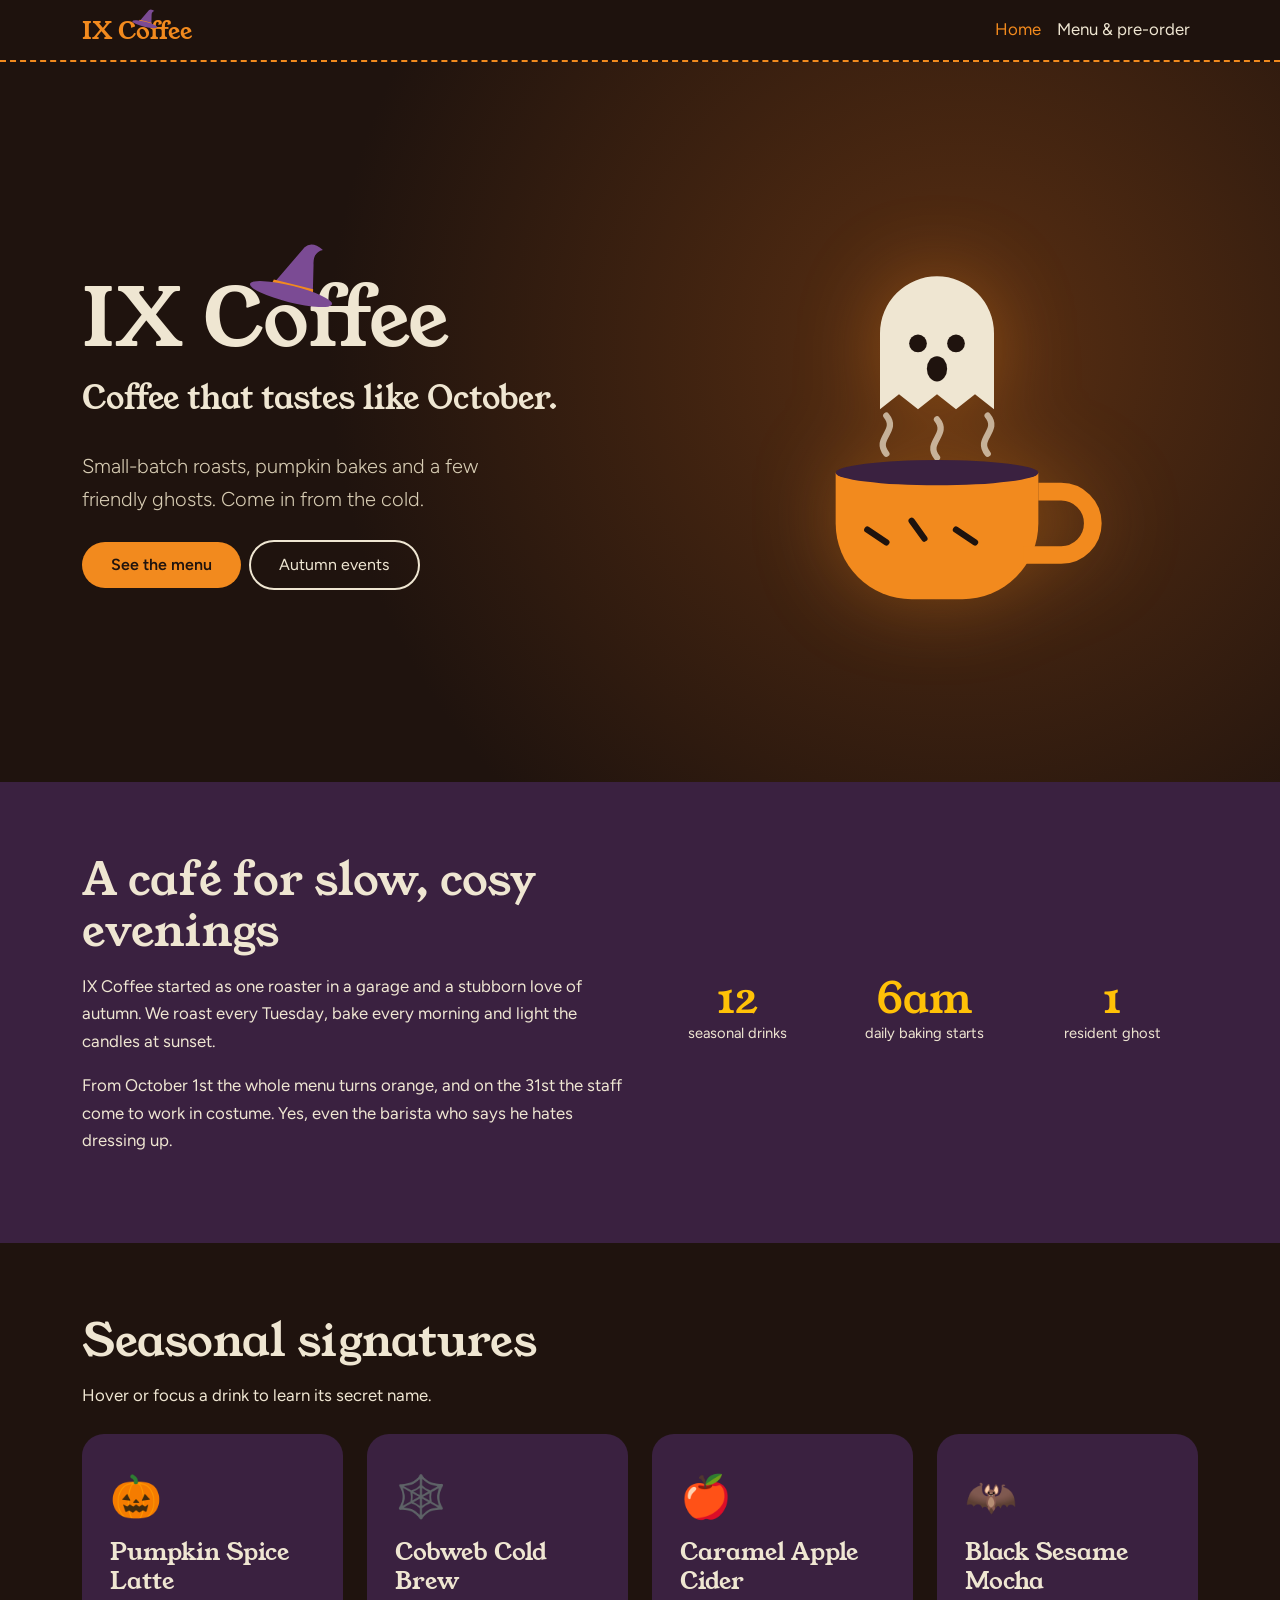
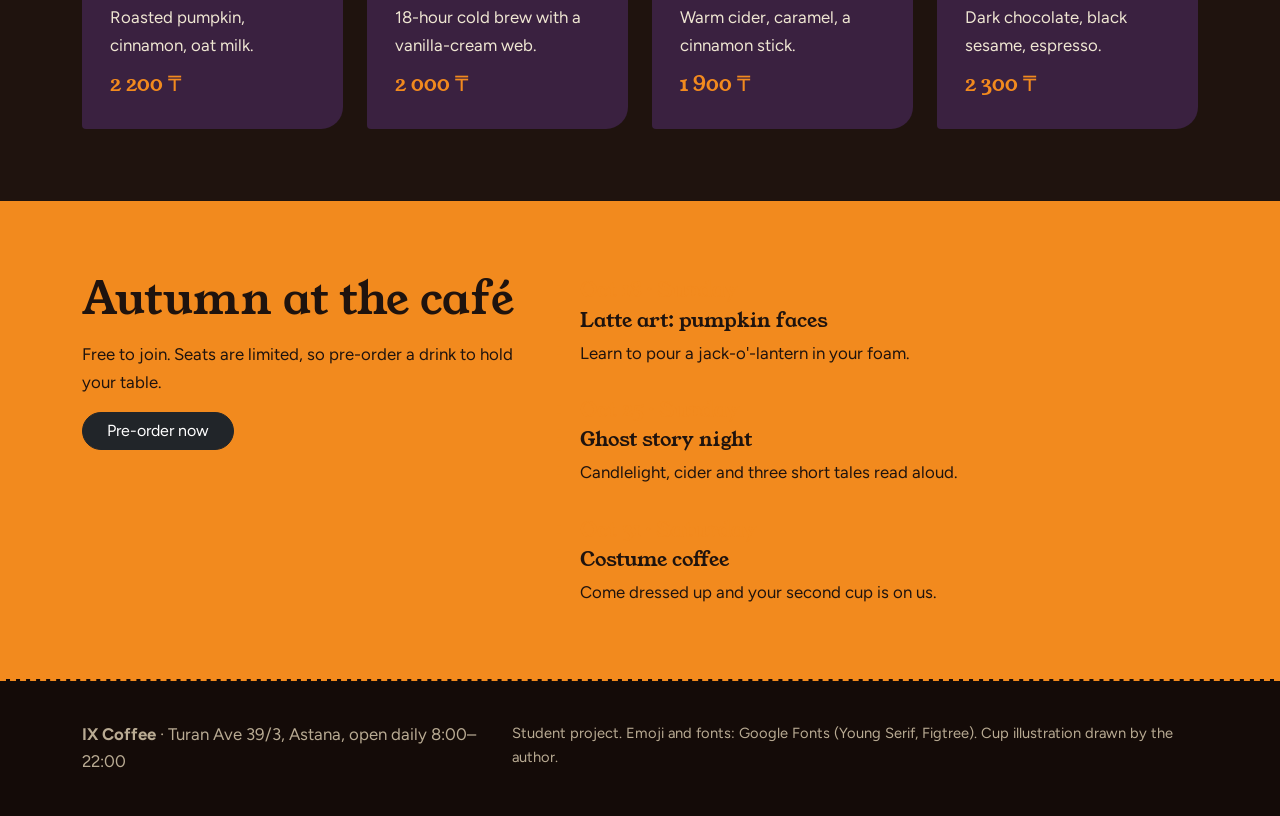
<file: index.html>
<!DOCTYPE html>
<html lang="en">
<head>
<meta charset="UTF-8">
<meta name="viewport" content="width=device-width, initial-scale=1">
<title>Home | IX Coffee</title>
<meta name="description" content="IX Coffee: small-batch coffee and pumpkin bakes, brewed for the cosiest, slightly spooky season.">
<link rel="preconnect" href="https://fonts.googleapis.com"><link rel="preconnect" href="https://fonts.gstatic.com" crossorigin>
<link href="https://fonts.googleapis.com/css2?family=Figtree:wght@400;600&family=Young+Serif&display=swap" rel="stylesheet">
<link href="https://cdn.jsdelivr.net/npm/bootstrap@5.3.3/dist/css/bootstrap.min.css" rel="stylesheet">
<link href="style.css" rel="stylesheet">
</head>
<body>
<header>
<nav class="navbar navbar-expand-md sticky-top" aria-label="Main navigation">
 <div class="container">
  <a class="navbar-brand" href="index.html">IX C<span class="hat-o">o</span>ffee</a>
  <button class="navbar-toggler" type="button" data-bs-toggle="collapse" data-bs-target="#nav" aria-controls="nav" aria-expanded="false" aria-label="Toggle navigation"><span class="navbar-toggler-icon"></span></button>
  <div class="collapse navbar-collapse" id="nav"><ul class="navbar-nav ms-auto">
   <li class="nav-item"><a class="nav-link active" href="index.html" aria-current="page">Home</a></li><li class="nav-item"><a class="nav-link" href="menu.html">Menu &amp; pre-order</a></li>
  </ul></div>
 </div>
</nav>
</header>
<main>
<section class="hero"><div class="container"><div class="row align-items-center g-4">
 <div class="col-12 col-md-7"><h1>IX C<span class="hat-o">o</span>ffee</h1>
 <p class="tagline">Coffee that tastes like October.</p>
 <p class="lead my-4">Small-batch roasts, pumpkin bakes and a few friendly ghosts. Come in from the cold.</p>
 <a href="menu.html" class="btn btn-pumpkin me-2 mb-2">See the menu</a><a href="#events" class="btn btn-outline-bone mb-2">Autumn events</a></div>
 <div class="col-8 col-md-5 mx-auto"><svg class="cup" viewBox="0 0 300 300" role="img" aria-label="Coffee cup whose steam forms a friendly ghost">
 <g class="ghost"><path d="M105 140V80a45 45 0 0 1 90 0v60l-15-12-15 12-15-12-15 12-15-12z" fill="#EFE6D2"/><circle cx="135" cy="88" r="7" fill="#1F130E"/><circle cx="165" cy="88" r="7" fill="#1F130E"/><ellipse cx="150" cy="108" rx="8" ry="10" fill="#1F130E"/></g>
 <path class="steam" d="M110 175c-10-12 10-18 0-30"/><path class="steam s2" d="M150 178c-10-12 10-18 0-30"/><path class="steam s3" d="M190 175c-10-12 10-18 0-30"/>
 <path d="M70 190h160v40a60 60 0 0 1-60 60h-40a60 60 0 0 1-60-60z" fill="#F28A1E"/>
 <path d="M230 205h18a25 25 0 0 1 0 50h-30" fill="none" stroke="#F28A1E" stroke-width="14"/>
 <path d="M95 235l15 10M130 228l10 14M165 235l15 10" stroke="#1F130E" stroke-width="5" stroke-linecap="round"/>
 <ellipse cx="150" cy="190" rx="80" ry="10" fill="#3A2140"/>
</svg>
</div></div></div></section>

<section class="band" id="story"><div class="container"><div class="row g-4 align-items-center">
 <div class="col-12 col-lg-6"><h2>A café for slow, cosy evenings</h2>
 <p>IX Coffee started as one roaster in a garage and a stubborn love of autumn. We roast every Tuesday, bake every morning and light the candles at sunset.</p>
 <p>From October 1st the whole menu turns orange, and on the 31st the staff come to work in costume. Yes, even the barista who says he hates dressing up.</p></div>
 <div class="col-12 col-lg-6"><div class="row text-center g-3">
  <div class="col-4"><div class="stat text-warning">12</div><small>seasonal drinks</small></div>
  <div class="col-4"><div class="stat text-warning">6am</div><small>daily baking starts</small></div>
  <div class="col-4"><div class="stat text-warning">1</div><small>resident ghost</small></div></div></div>
</div></div></section>

<section id="signature"><div class="container"><h2>Seasonal signatures</h2><p class="mb-4">Hover or focus a drink to learn its secret name.</p>
<div class="row g-4"><div class="col-12 col-md-6 col-lg-3"><article class="drink" tabindex="0"><div class="emoji" aria-hidden="true">🎃</div><h3 class="h4 mt-2">Pumpkin Spice Latte</h3><p class="mb-2">Roasted pumpkin, cinnamon, oat milk.</p><span class="spooky">Spooky name: The Great Pumpkin</span><span class="price">2 200 ₸</span></article></div><div class="col-12 col-md-6 col-lg-3"><article class="drink" tabindex="0"><div class="emoji" aria-hidden="true">🕸️</div><h3 class="h4 mt-2">Cobweb Cold Brew</h3><p class="mb-2">18-hour cold brew with a vanilla-cream web.</p><span class="spooky">Spooky name: Spider's Wake-up Call</span><span class="price">2 000 ₸</span></article></div><div class="col-12 col-md-6 col-lg-3"><article class="drink" tabindex="0"><div class="emoji" aria-hidden="true">🍎</div><h3 class="h4 mt-2">Caramel Apple Cider</h3><p class="mb-2">Warm cider, caramel, a cinnamon stick.</p><span class="spooky">Spooky name: Poisoned Apple</span><span class="price">1 900 ₸</span></article></div><div class="col-12 col-md-6 col-lg-3"><article class="drink" tabindex="0"><div class="emoji" aria-hidden="true">🦇</div><h3 class="h4 mt-2">Black Sesame Mocha</h3><p class="mb-2">Dark chocolate, black sesame, espresso.</p><span class="spooky">Spooky name: Midnight Bat</span><span class="price">2 300 ₸</span></article></div></div></div></section>

<section class="band-orange" id="events"><div class="container"><div class="row g-4"><div class="col-12 col-lg-5"><h2>Autumn at the café</h2><p>Free to join. Seats are limited, so pre-order a drink to hold your table.</p><a href="menu.html#preorder" class="btn btn-dark rounded-pill px-4">Pre-order now</a></div>
<div class="col-12 col-lg-7">
 <div class="event"><div class="date">Oct 18 · Sunday</div><h3 class="h5">Latte art: pumpkin faces</h3><p class="mb-0">Learn to pour a jack-o'-lantern in your foam.</p></div>
 <div class="event"><div class="date">Oct 25 · Sunday</div><h3 class="h5">Ghost story night</h3><p class="mb-0">Candlelight, cider and three short tales read aloud.</p></div>
 <div class="event mb-0"><div class="date">Oct 31 · Saturday</div><h3 class="h5">Costume coffee</h3><p class="mb-0">Come dressed up and your second cup is on us.</p></div>
</div></div></div></section>
</main>
<footer>
 <div class="container d-flex flex-column flex-md-row justify-content-between gap-2">
  <p class="mb-0"><strong>IX Coffee</strong> · Turan Ave 39/3, Astana, open daily 8:00–22:00</p>
  <p class="mb-0 small">Student project. Emoji and fonts: Google Fonts (Young Serif, Figtree). Cup illustration drawn by the author.</p>
 </div>
</footer>
<script src="https://cdn.jsdelivr.net/npm/bootstrap@5.3.3/dist/js/bootstrap.bundle.min.js"></script>
<script src="script.js"></script>
</body>
</html>
</file>
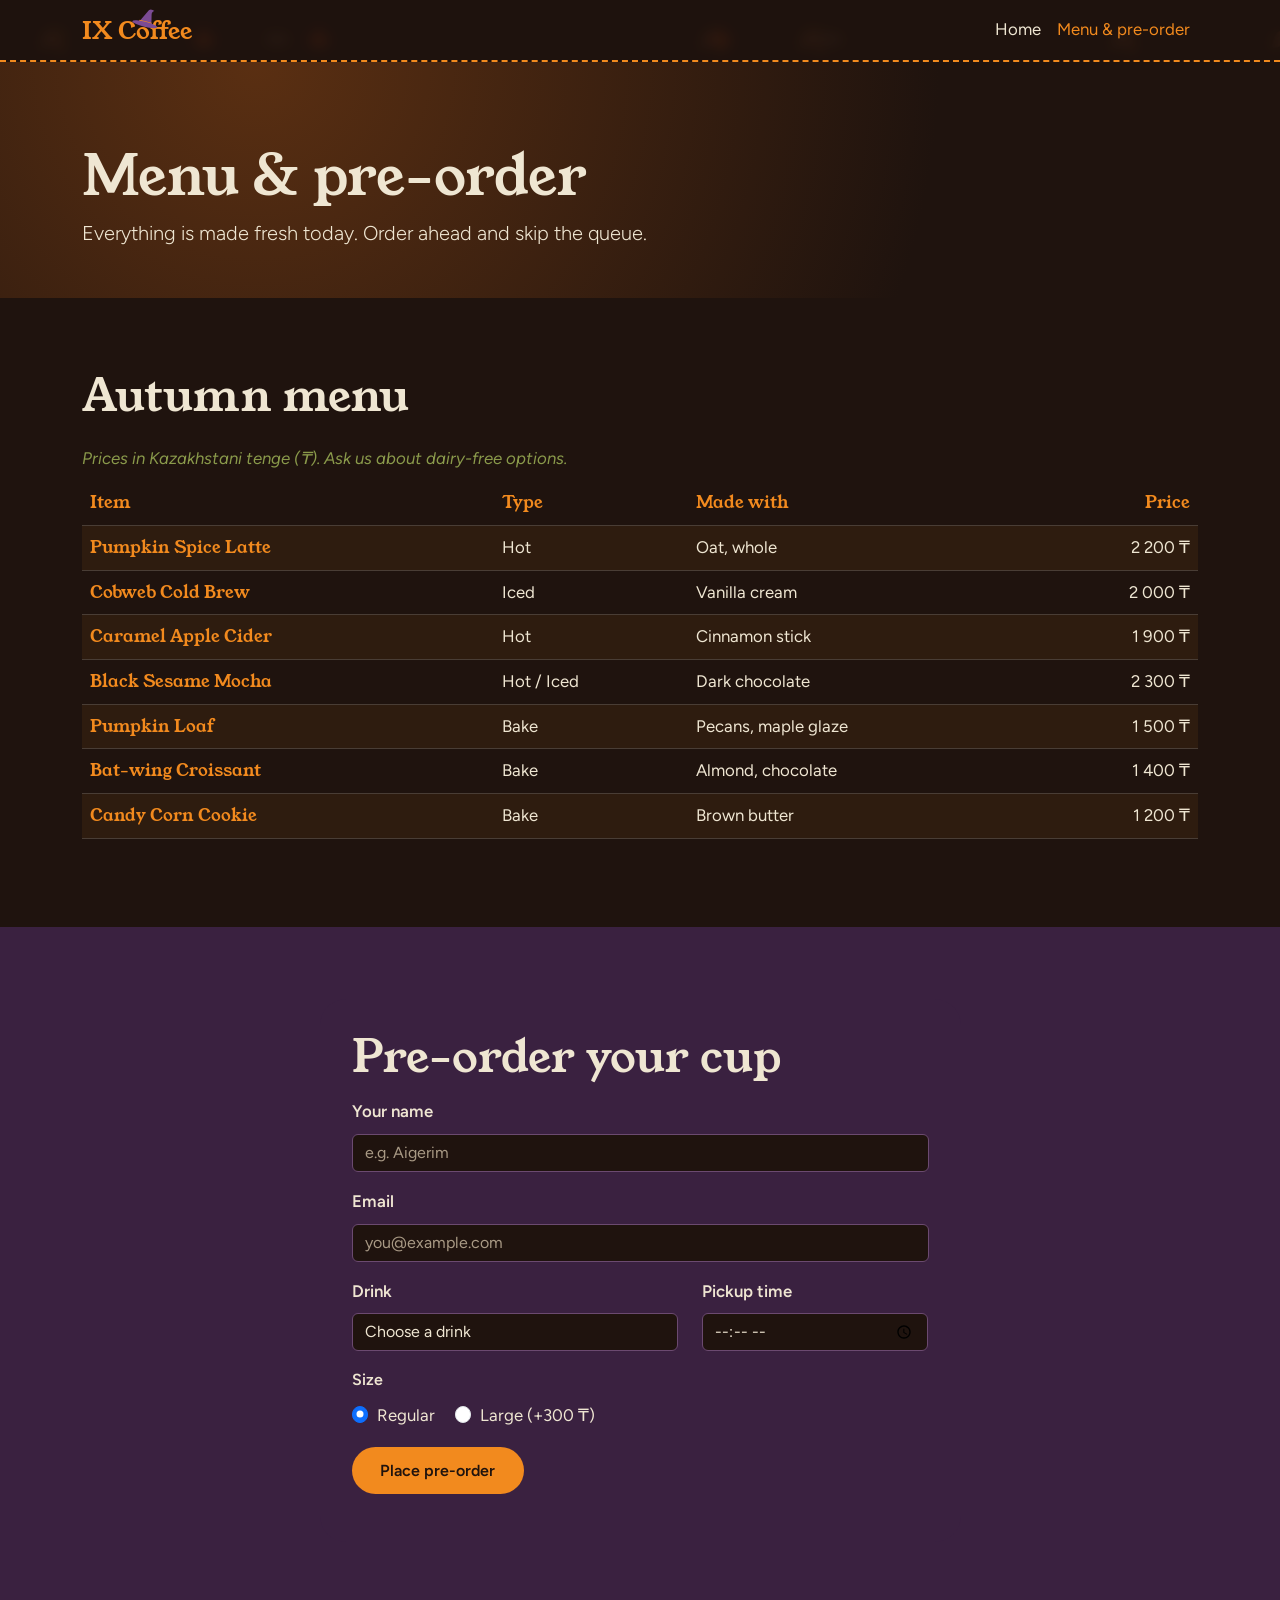
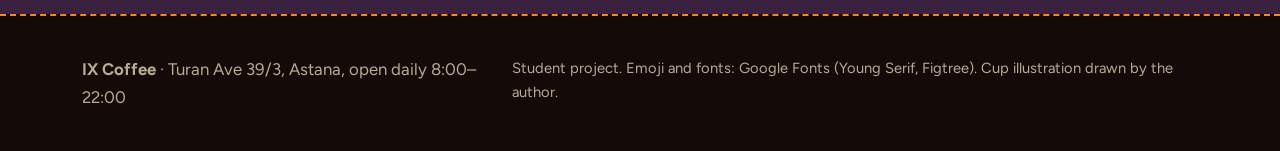
<file: menu.html>
<!DOCTYPE html>
<html lang="en">
<head>
<meta charset="UTF-8">
<meta name="viewport" content="width=device-width, initial-scale=1">
<title>Menu | IX Coffee</title>
<meta name="description" content="IX Coffee: small-batch coffee and pumpkin bakes, brewed for the cosiest, slightly spooky season.">
<link rel="preconnect" href="https://fonts.googleapis.com"><link rel="preconnect" href="https://fonts.gstatic.com" crossorigin>
<link href="https://fonts.googleapis.com/css2?family=Figtree:wght@400;600&family=Young+Serif&display=swap" rel="stylesheet">
<link href="https://cdn.jsdelivr.net/npm/bootstrap@5.3.3/dist/css/bootstrap.min.css" rel="stylesheet">
<link href="style.css" rel="stylesheet">
</head>
<body>
<header>
<nav class="navbar navbar-expand-md sticky-top" aria-label="Main navigation">
 <div class="container">
  <a class="navbar-brand" href="index.html">IX C<span class="hat-o">o</span>ffee</a>
  <button class="navbar-toggler" type="button" data-bs-toggle="collapse" data-bs-target="#nav" aria-controls="nav" aria-expanded="false" aria-label="Toggle navigation"><span class="navbar-toggler-icon"></span></button>
  <div class="collapse navbar-collapse" id="nav"><ul class="navbar-nav ms-auto">
   <li class="nav-item"><a class="nav-link" href="index.html">Home</a></li><li class="nav-item"><a class="nav-link active" href="menu.html" aria-current="page">Menu &amp; pre-order</a></li>
  </ul></div>
 </div>
</nav>
</header>
<main>
<section class="page-head"><div class="container"><h1 class="display-4">Menu &amp; pre-order</h1><p class="lead">Everything is made fresh today. Order ahead and skip the queue.</p></div></section>
<section><div class="container"><h2>Autumn menu</h2>
<div class="table-wrap"><table class="table table-striped table-hover menu-table align-middle">
<caption>Prices in Kazakhstani tenge (₸). Ask us about dairy-free options.</caption>
<thead><tr><th scope="col">Item</th><th scope="col">Type</th><th scope="col">Made with</th><th scope="col" class="text-end">Price</th></tr></thead>
<tbody><tr><th scope="row">Pumpkin Spice Latte</th><td>Hot</td><td>Oat, whole</td><td class="text-end">2 200 ₸</td></tr><tr><th scope="row">Cobweb Cold Brew</th><td>Iced</td><td>Vanilla cream</td><td class="text-end">2 000 ₸</td></tr><tr><th scope="row">Caramel Apple Cider</th><td>Hot</td><td>Cinnamon stick</td><td class="text-end">1 900 ₸</td></tr><tr><th scope="row">Black Sesame Mocha</th><td>Hot / Iced</td><td>Dark chocolate</td><td class="text-end">2 300 ₸</td></tr><tr><th scope="row">Pumpkin Loaf</th><td>Bake</td><td>Pecans, maple glaze</td><td class="text-end">1 500 ₸</td></tr><tr><th scope="row">Bat-wing Croissant</th><td>Bake</td><td>Almond, chocolate</td><td class="text-end">1 400 ₸</td></tr><tr><th scope="row">Candy Corn Cookie</th><td>Bake</td><td>Brown butter</td><td class="text-end">1 200 ₸</td></tr></tbody></table></div></div></section>
<section class="band" id="preorder"><div class="container"><div class="row g-4 justify-content-center"><div class="col-12 col-lg-7">
<div class="form-card"><h2>Pre-order your cup</h2>
<form id="orderForm" class="needs-validation" novalidate>
 <div class="mb-3"><label class="form-label" for="name">Your name</label><input class="form-control" id="name" name="name" required minlength="2" placeholder="e.g. Aigerim"><div class="invalid-feedback">Enter your name (at least 2 letters).</div></div>
 <div class="mb-3"><label class="form-label" for="email">Email</label><input class="form-control" type="email" id="email" name="email" required placeholder="you@example.com"><div class="invalid-feedback">Enter a valid email address.</div></div>
 <div class="row"><div class="col-12 col-sm-7 mb-3"><label class="form-label" for="drink">Drink</label><select class="form-select" id="drink" name="drink" required><option value="">Choose a drink</option><option>Pumpkin Spice Latte</option><option>Cobweb Cold Brew</option><option>Caramel Apple Cider</option><option>Black Sesame Mocha</option></select><div class="invalid-feedback">Pick a drink.</div></div>
 <div class="col-12 col-sm-5 mb-3"><label class="form-label" for="time">Pickup time</label><input class="form-control" type="time" id="time" name="time" min="08:00" max="22:00" required><div class="invalid-feedback">Choose a time between 08:00 and 22:00.</div></div></div>
 <fieldset class="mb-3"><legend class="form-label fs-6">Size</legend>
  <div class="form-check form-check-inline"><input class="form-check-input" type="radio" name="size" id="s1" checked><label class="form-check-label" for="s1">Regular</label></div>
  <div class="form-check form-check-inline"><input class="form-check-input" type="radio" name="size" id="s2"><label class="form-check-label" for="s2">Large (+300 ₸)</label></div></fieldset>
 <button class="btn btn-pumpkin" type="submit">Place pre-order</button>
 <p id="formMsg" class="mt-3 mb-0 text-warning" role="status"></p>
</form></div></div></div></div></section>
</main>
<footer>
 <div class="container d-flex flex-column flex-md-row justify-content-between gap-2">
  <p class="mb-0"><strong>IX Coffee</strong> · Turan Ave 39/3, Astana, open daily 8:00–22:00</p>
  <p class="mb-0 small">Student project. Emoji and fonts: Google Fonts (Young Serif, Figtree). Cup illustration drawn by the author.</p>
 </div>
</footer>
<script src="https://cdn.jsdelivr.net/npm/bootstrap@5.3.3/dist/js/bootstrap.bundle.min.js"></script>
<script src="script.js"></script>
</body>
</html>
</file>
<file: style.css>
:root{--roast:#1F130E;--plum:#3A2140;--pumpkin:#F28A1E;--moss:#8A9A4B;--bone:#EFE6D2;--font-h:'Young Serif',serif;--font-b:'Figtree',sans-serif}
html{scroll-behavior:smooth}
body{background:var(--roast);color:var(--bone);font-family:var(--font-b);font-size:1.05rem;line-height:1.65;overflow-x:hidden}
h1,h2,h3,h4,.navbar-brand{font-family:var(--font-h);font-weight:400;line-height:1.15}
h2{font-size:clamp(1.9rem,4vw,2.8rem);margin-bottom:1rem}
a{color:var(--pumpkin)}
section{padding:4.5rem 0;position:relative}
.navbar{background:rgba(31,19,14,.92);border-bottom:2px dashed var(--pumpkin);backdrop-filter:blur(6px)}
.navbar-brand{color:var(--pumpkin)!important;font-size:1.5rem}
.nav-link{color:var(--bone)!important}
.nav-link:hover,.nav-link.active{color:var(--pumpkin)!important}
.navbar-toggler{border-color:var(--pumpkin)}
.navbar-toggler-icon{filter:invert(.9) sepia(1) saturate(5) hue-rotate(350deg)}
.btn-pumpkin{background:var(--pumpkin);color:var(--roast);font-weight:600;border:0;border-radius:50px;padding:.7rem 1.8rem;transition:transform .2s,box-shadow .2s}
.btn-pumpkin:hover{background:#ffa13d;color:var(--roast);transform:rotate(-2deg) scale(1.05);box-shadow:0 0 25px rgba(242,138,30,.5)}
.btn-outline-bone{border:2px solid var(--bone);color:var(--bone);border-radius:50px;padding:.7rem 1.8rem}
.btn-outline-bone:hover{background:var(--bone);color:var(--roast)}
/* hero */
.hero{min-height:88vh;display:flex;align-items:center;background:radial-gradient(circle at 75% 40%,#5a2f12 0,var(--roast) 60%);overflow:hidden}
.hero h1{font-size:clamp(2.6rem,7vw,5rem)}
.hero p.lead{max-width:34ch;color:#d8cdb4}
.cup{width:100%;max-width:380px;filter:drop-shadow(0 0 40px rgba(242,138,30,.35))}
.steam{fill:none;stroke:var(--bone);stroke-width:5;stroke-linecap:round;opacity:.7;animation:rise 4s ease-in-out infinite}
.steam.s2{animation-delay:1.3s}.steam.s3{animation-delay:2.4s}
@keyframes rise{0%{transform:translateY(12px);opacity:0}40%{opacity:.8}100%{transform:translateY(-18px);opacity:0}}
.ghost{animation:float 5s ease-in-out infinite}
@keyframes float{50%{transform:translateY(-10px)}}
.leaf{position:absolute;top:-40px;font-size:1.4rem;opacity:.8;animation:fall linear infinite;pointer-events:none}
@keyframes fall{to{transform:translateY(105vh) rotate(360deg)}}
/* story */
.band{background:var(--plum)}
.band-orange{background:var(--pumpkin);color:var(--roast)}
.band-orange h2{color:var(--roast)}
.stat{font-family:var(--font-h);font-size:2.6rem;line-height:1}
/* drink cards */
.drink{background:var(--plum);border:2px solid transparent;border-radius:22px 22px 22px 4px;padding:1.6rem;height:100%;transition:border-color .25s,transform .25s;cursor:default}
.drink:hover{border-color:var(--pumpkin);transform:translateY(-6px)}
.drink .emoji{font-size:2.6rem}
.drink .spooky{display:block;max-height:0;overflow:hidden;opacity:0;color:var(--pumpkin);font-style:italic;transition:all .35s}
.drink:hover .spooky,.drink:focus-within .spooky{max-height:60px;opacity:1}
.price{font-family:var(--font-h);color:var(--pumpkin);font-size:1.3rem}
/* events */
.event{border-left:4px dashed var(--pumpkin);padding-left:1.2rem;margin-bottom:1.6rem}
.event .date{font-family:var(--font-h);color:var(--pumpkin);font-size:1.3rem}
/* table + form */
.table-wrap{overflow-x:auto}
.menu-table{--bs-table-bg:transparent;--bs-table-color:var(--bone);--bs-table-striped-bg:rgba(242,138,30,.07);--bs-table-striped-color:var(--bone);--bs-table-hover-bg:rgba(242,138,30,.18);--bs-table-hover-color:var(--bone);border-color:rgba(239,230,210,.2)}
.menu-table caption{color:var(--moss);caption-side:top;font-style:italic}
.menu-table th{font-family:var(--font-h);font-weight:400;color:var(--pumpkin)}
.form-card{background:var(--plum);border-radius:26px;padding:2rem}
.form-control,.form-select{background:var(--roast);border:1px solid #6b4a70;color:var(--bone)}
.form-control:focus,.form-select:focus{background:var(--roast);color:var(--bone);border-color:var(--pumpkin);box-shadow:0 0 0 .25rem rgba(242,138,30,.25)}
.form-control::placeholder{color:#a99a85}
.form-label{font-weight:600}
.page-head{padding:5rem 0 2rem;background:radial-gradient(circle at 20% 0,#5a2f12 0,var(--roast) 65%)}
footer{background:#140b08;border-top:2px dashed var(--pumpkin);padding:2.5rem 0;color:#b9ab93}
:focus-visible{outline:3px solid var(--pumpkin);outline-offset:3px}
@media (min-width:768px){.hero{min-height:80vh}}
@media (prefers-reduced-motion:reduce){*{animation:none!important;transition:none!important}}
/* witch hat on the "o" of the wordmark */
.navbar-brand{padding-top:.55rem}
.hat-o{position:relative;display:inline-block}
.hat-o::before{content:"";position:absolute;left:50%;bottom:62%;width:1.15em;height:.95em;transform:translateX(-38%) rotate(14deg);background:url("data:image/svg+xml,%3Csvg xmlns='http://www.w3.org/2000/svg' viewBox='0 0 100 80'%3E%3Cpath d='M26 66 L52 14 Q58 5 72 12 Q62 17 66 30 L74 66Z' fill='%237B4B94'/%3E%3Cpath d='M28 56 L72 56 L74 66 L26 66Z' fill='%23F28A1E'/%3E%3Cellipse cx='50' cy='67' rx='46' ry='9' fill='%237B4B94'/%3E%3C/svg%3E") center/contain no-repeat;pointer-events:none}
.hero h1{padding-top:.35em}
.tagline{font-family:var(--font-h);font-size:clamp(1.4rem,3.5vw,2rem);margin:.4rem 0 0;color:var(--bone)}
</file>
